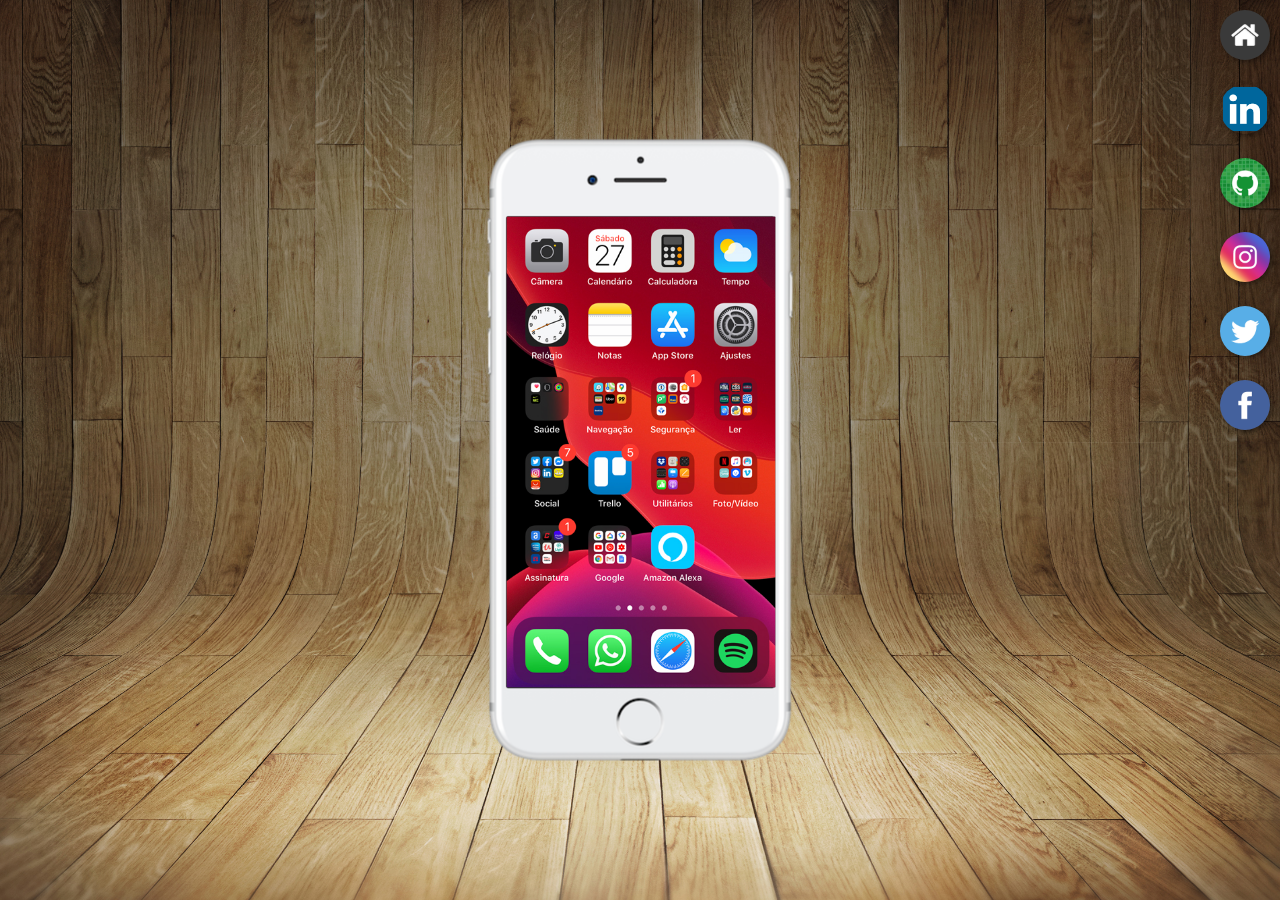
<file: index.html>
<!DOCTYPE html>
<html lang="pt-br">
<head>
    <meta charset="UTF-8">
    <meta http-equiv="X-UA-Compatible" content="IE=edge">
    <meta name="viewport" content="width=device-width, initial-scale=1.0">
    <title>Projeto Redes Sociais</title>
    <link rel="stylesheet" href="estilos/style.css">
    <link rel="shortcut icon" href="imagens/favicon.ico" type="image/x-icon">
</head>
<body>
    <main>
        <section id="telefone">
            <iframe src="home.html" name="tela" id="tela" frameborder="0"></iframe>
        </section>
        <section id="redes">
            <a href="home.html" target="tela"><img src="imagens/logo-home.jpg" alt="home"></a><br>
            <a href="linkedin.html" target="tela"><img src="imagens/logo-linkedin-icon-1536.png" alt="In"></a><br>
            <a href="github.html" target="tela"><img src="imagens/logo-github.jpg" alt="github"></a><br>
            <a href="insta.html" target="tela"><img src="imagens/logo-instagram.jpg" alt="insta"></a><br>
            <a href="twitter.html" target="tela"><img src="imagens/logo-twitter.jpg" alt="tt"></a><br>
            <a href="fb.html" target="tela"><img src="imagens/logo-facebook.jpg" alt="FB"></a>
        </section>
    </main>
</body>
</html>
</file>
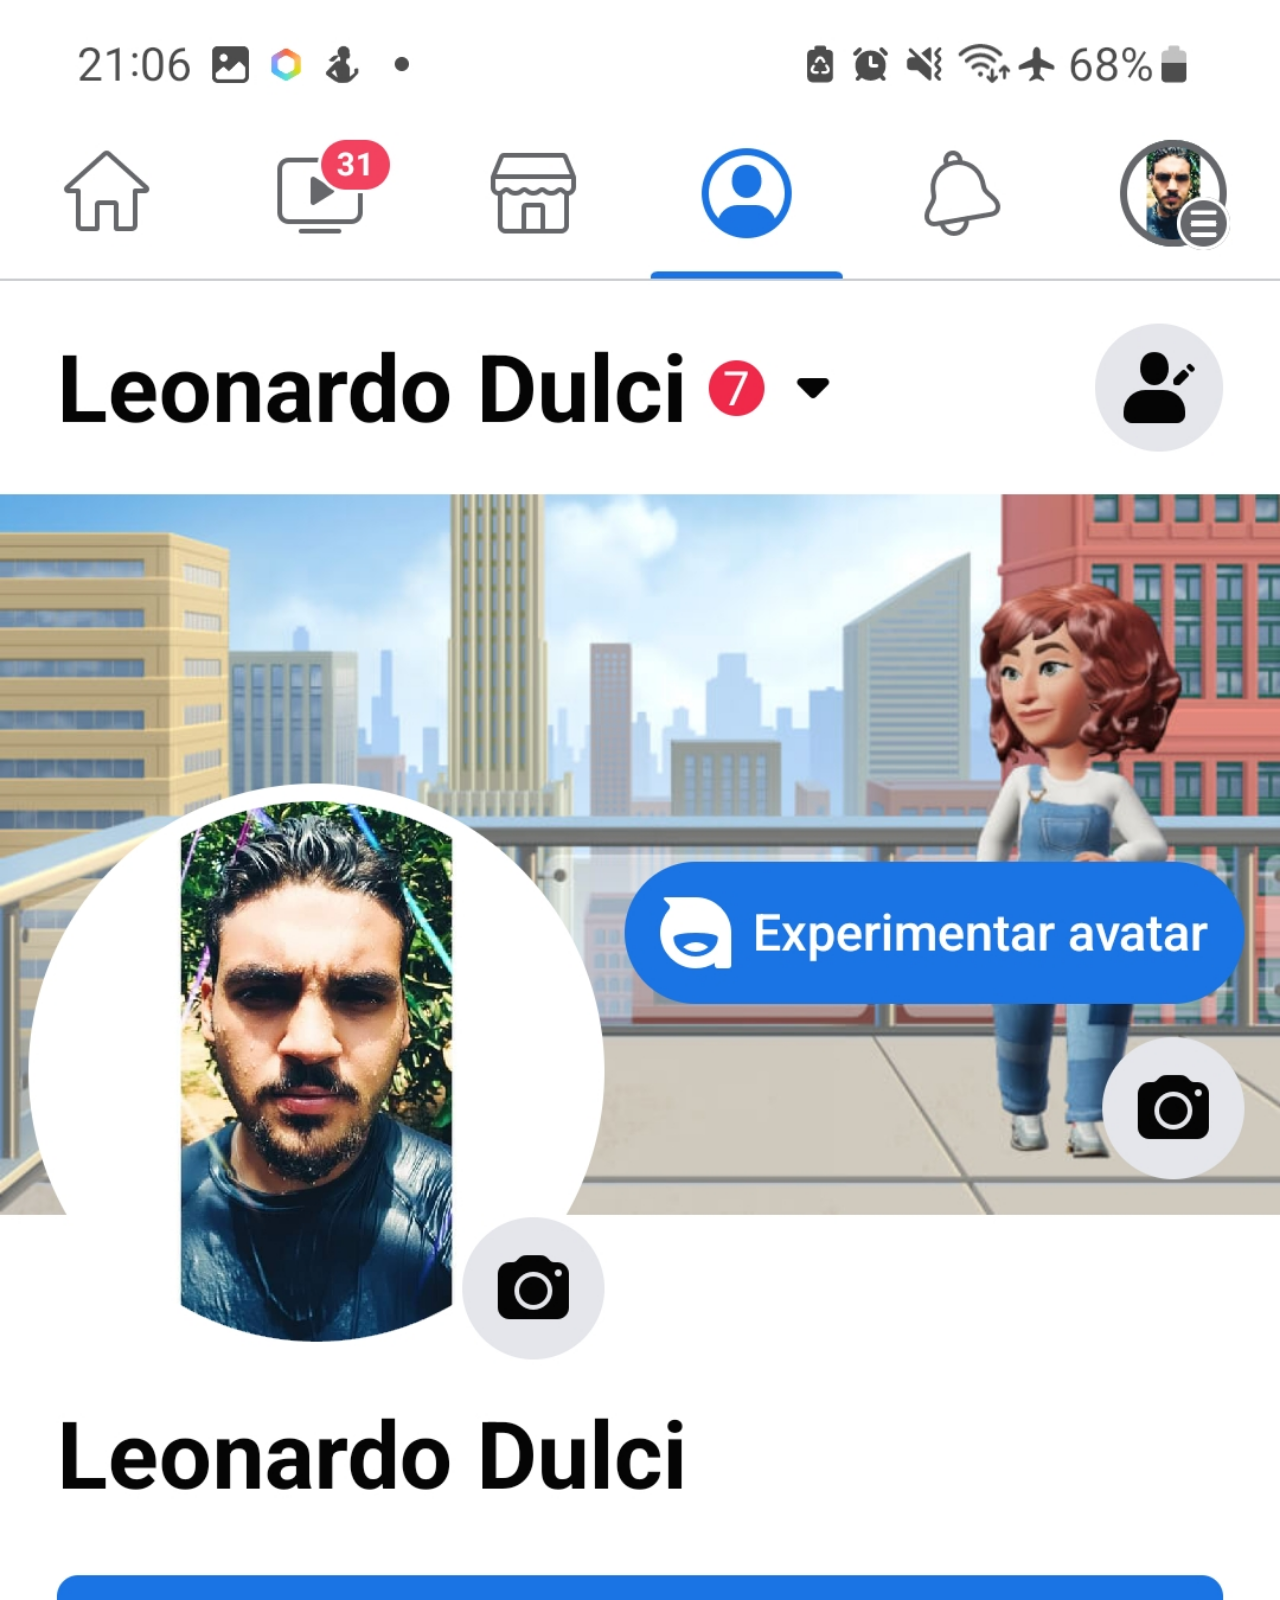
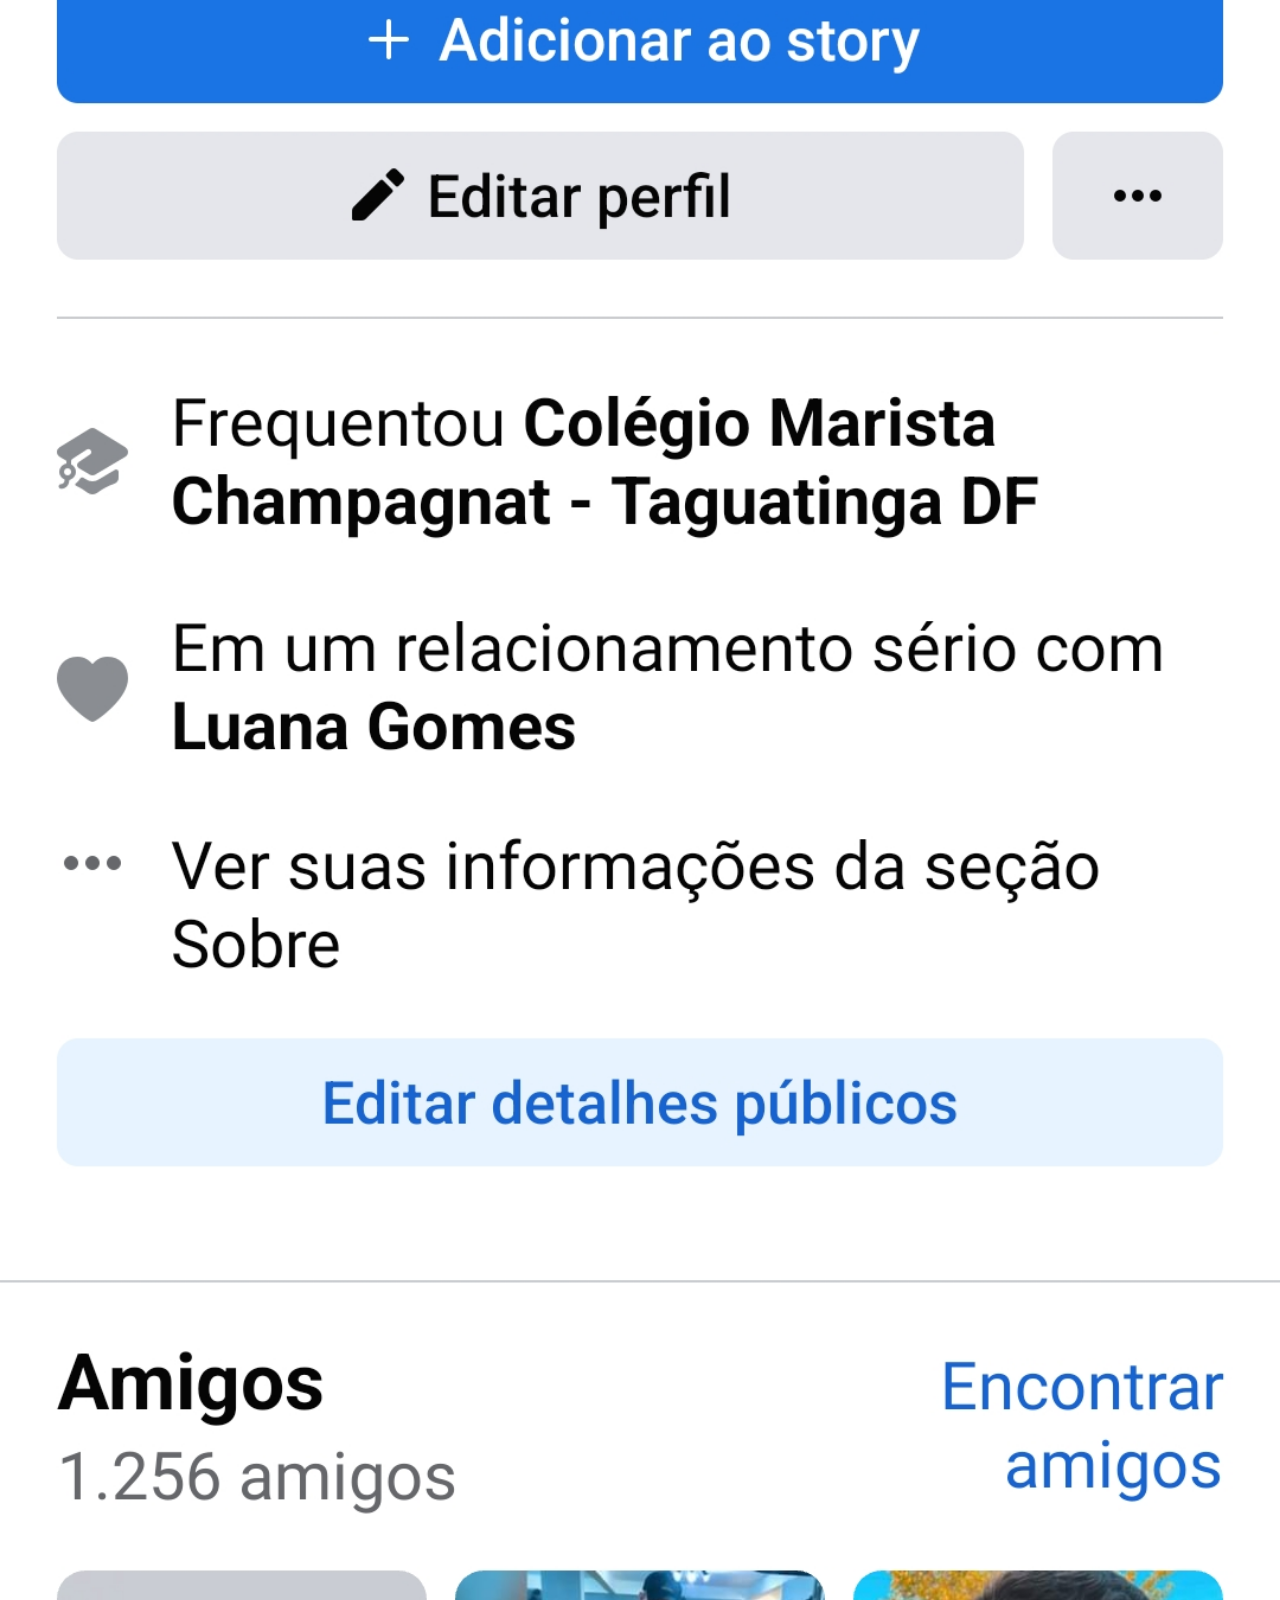
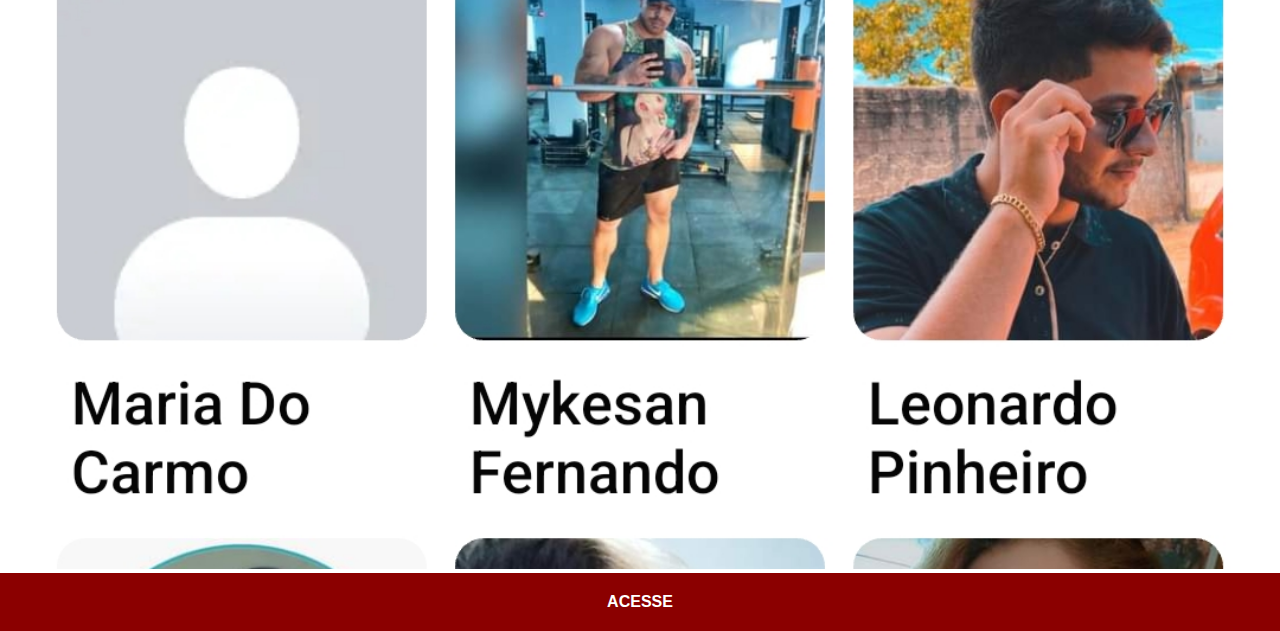
<file: fb.html>
<!DOCTYPE html>
<html lang="pt-br">
<head>
    <meta charset="UTF-8">
    <meta http-equiv="X-UA-Compatible" content="IE=edge">
    <meta name="viewport" content="width=device-width, initial-scale=1.0">
    <title>facebook</title>
    <link rel="stylesheet" href="estilos/social.css">
</head>
<body>
    <img src="imagens/Screenshot_20230406_210625_Facebook.jpg" alt="fb"><a href="https://www.facebook.com/leonardo.dulci" target="_blank">ACESSE</a>
</body>
</html>
</file>
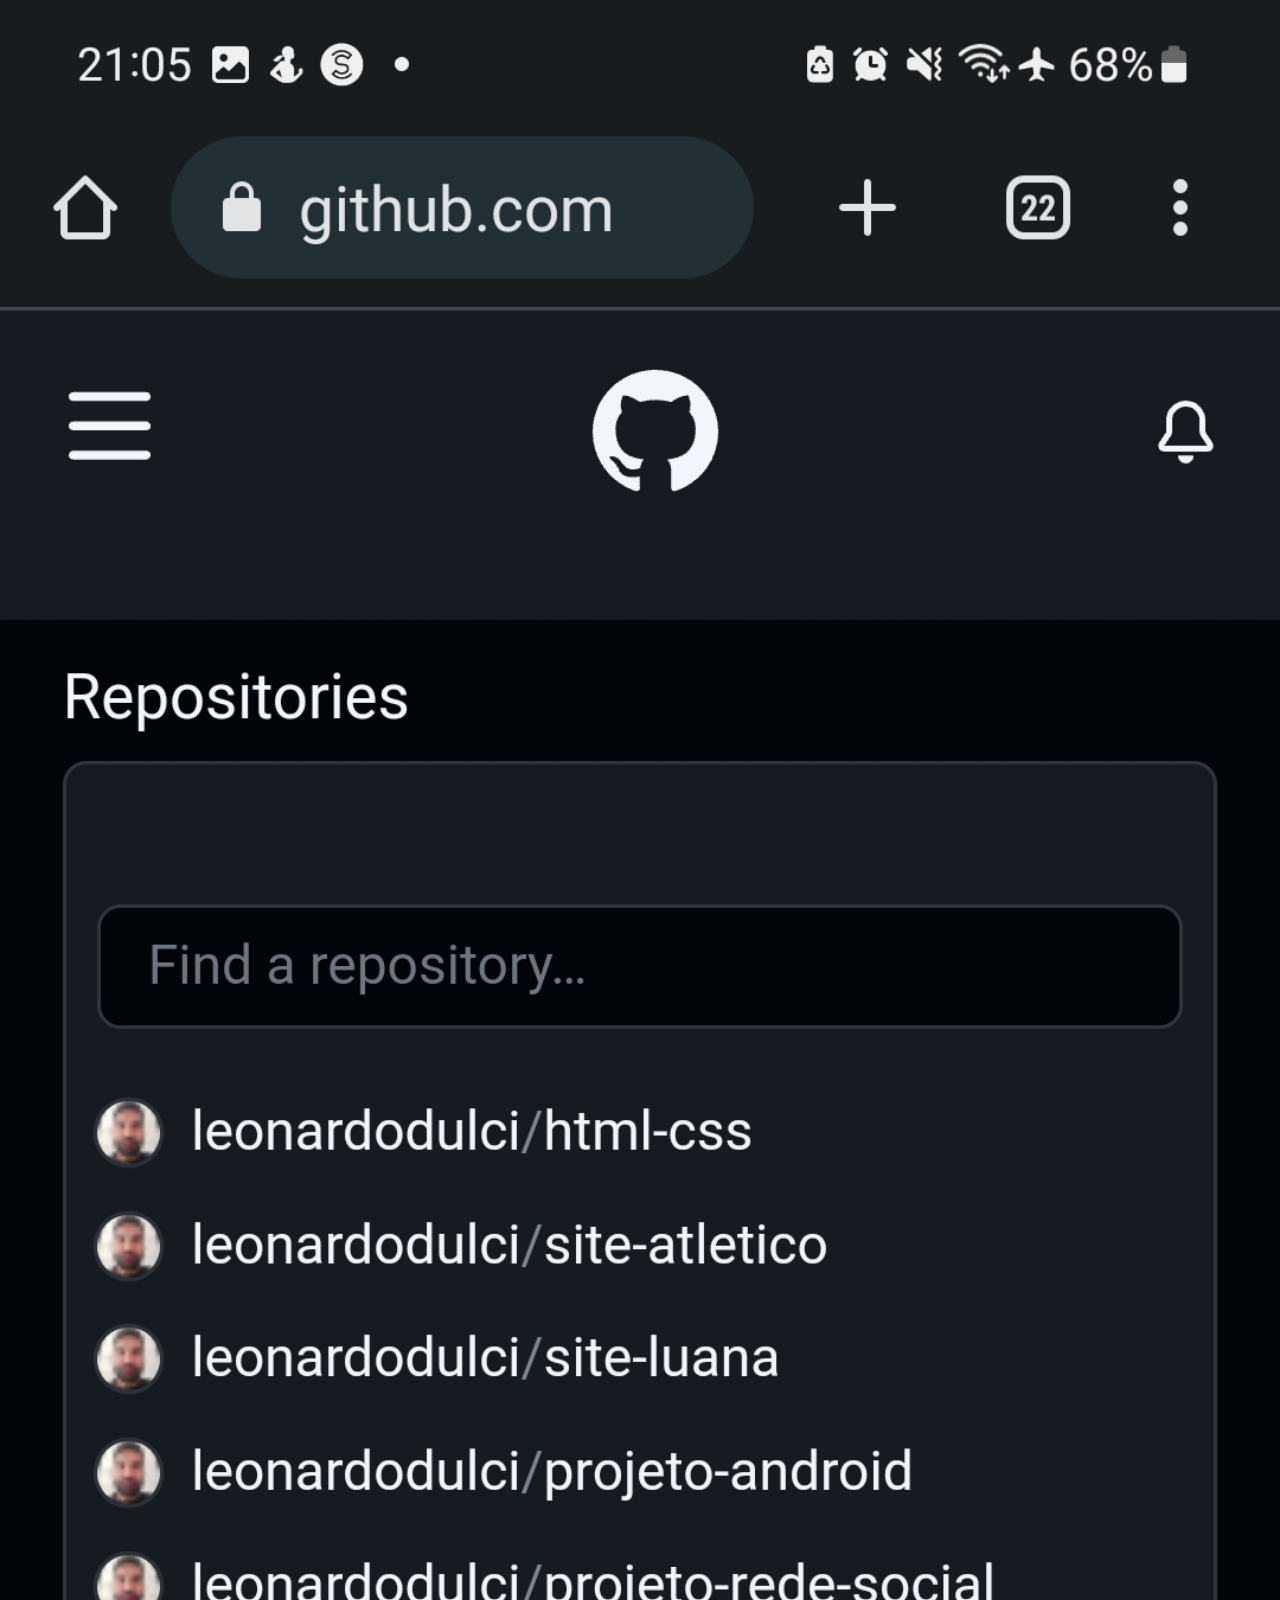
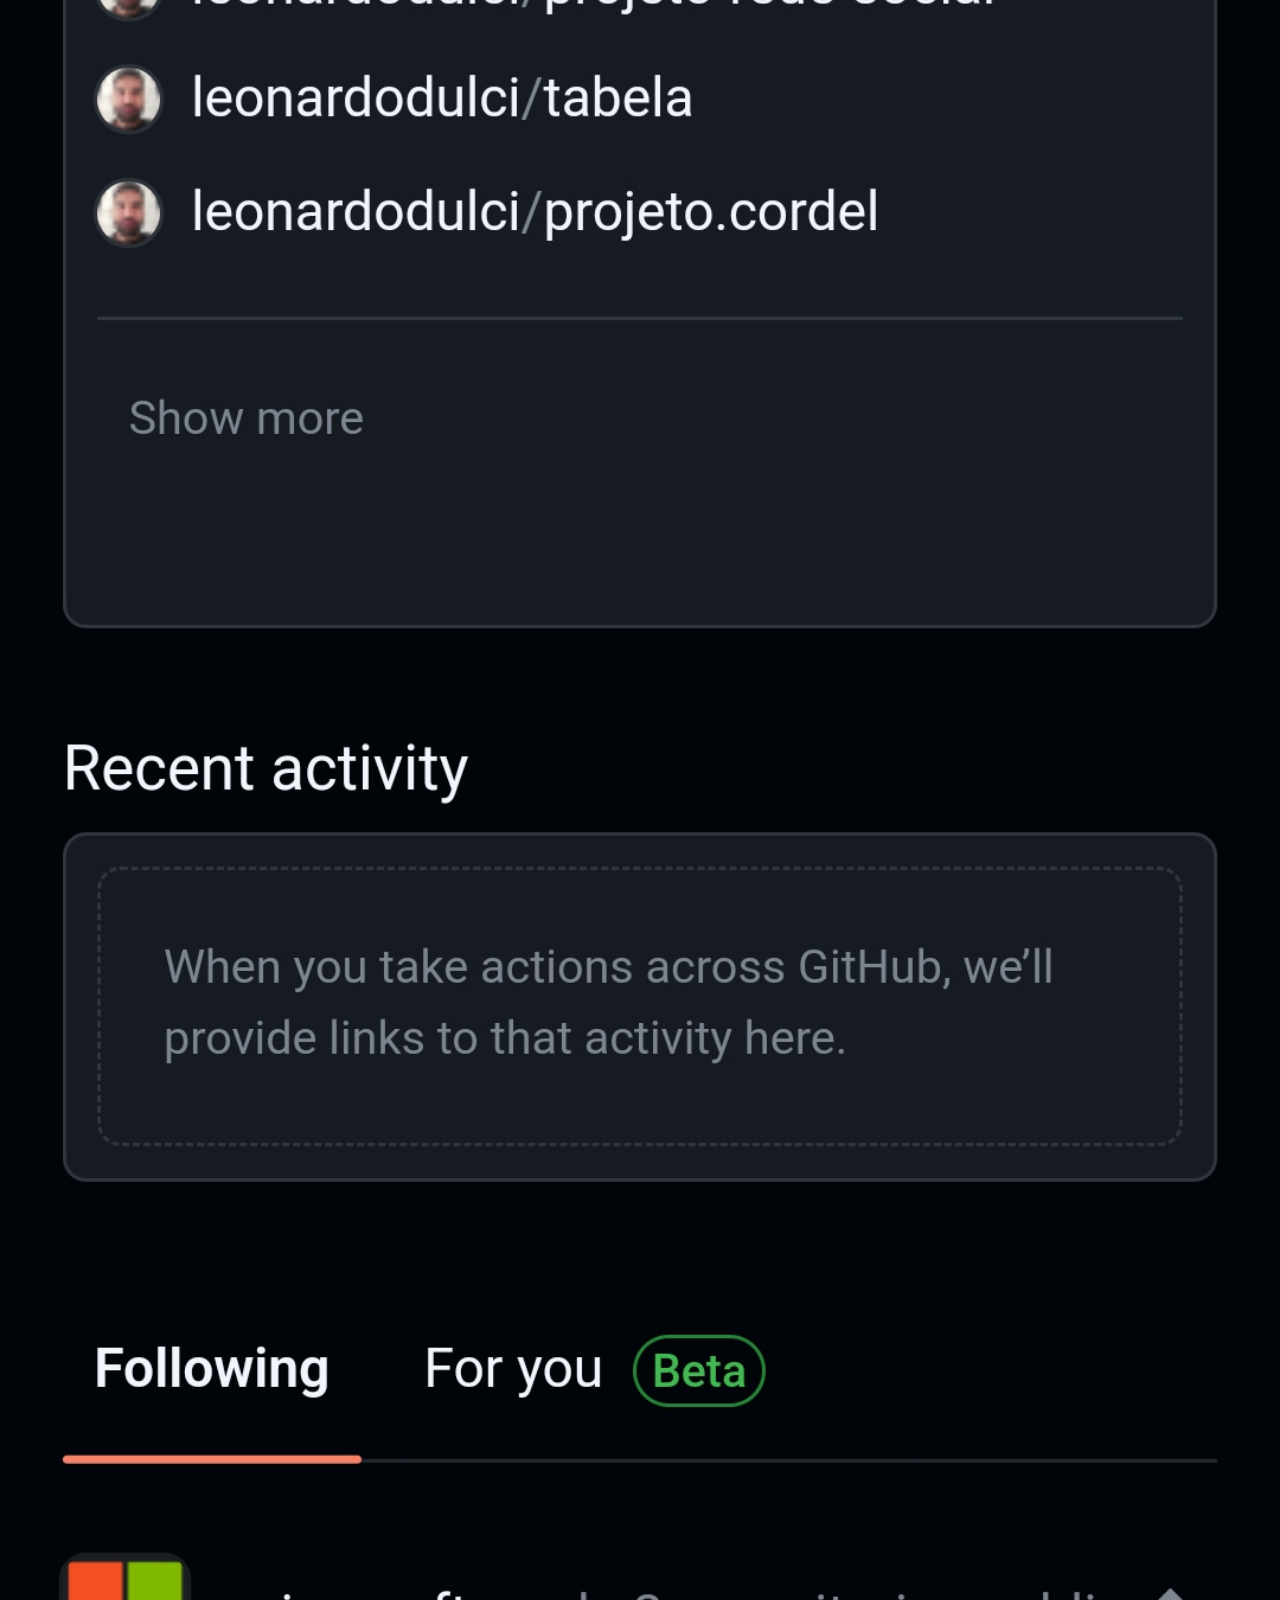
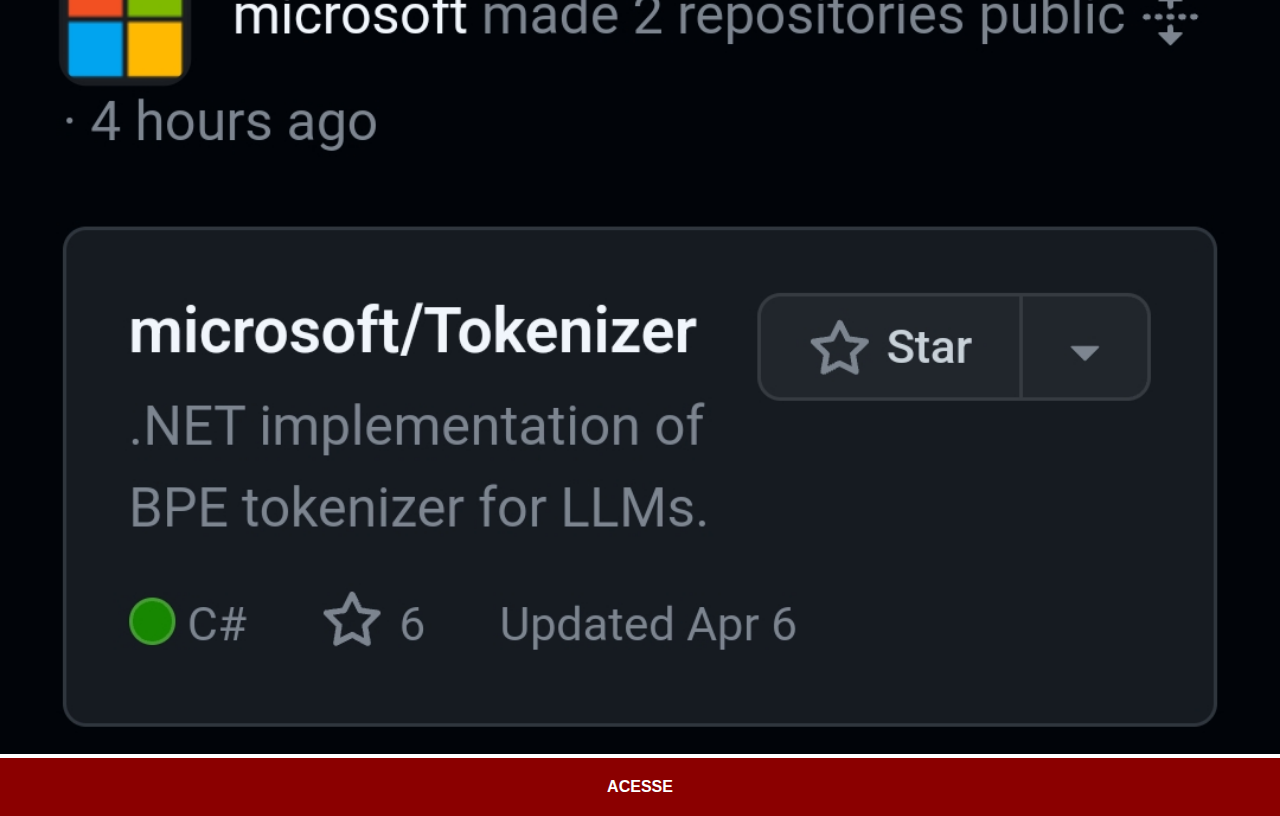
<file: github.html>
<!DOCTYPE html>
<html lang="pt-br">
<head>
    <meta charset="UTF-8">
    <meta http-equiv="X-UA-Compatible" content="IE=edge">
    <meta name="viewport" content="width=device-width, initial-scale=1.0">
    <title>github</title>
    <link rel="stylesheet" href="estilos/social.css">
</head>
<body>
    <img src="imagens/Screenshot_20230406_210524_Chrome.jpg" alt="github"><a href="https://github.com/leonardodulci/" target="_blank">ACESSE</a>
</body>
</html>
</file>
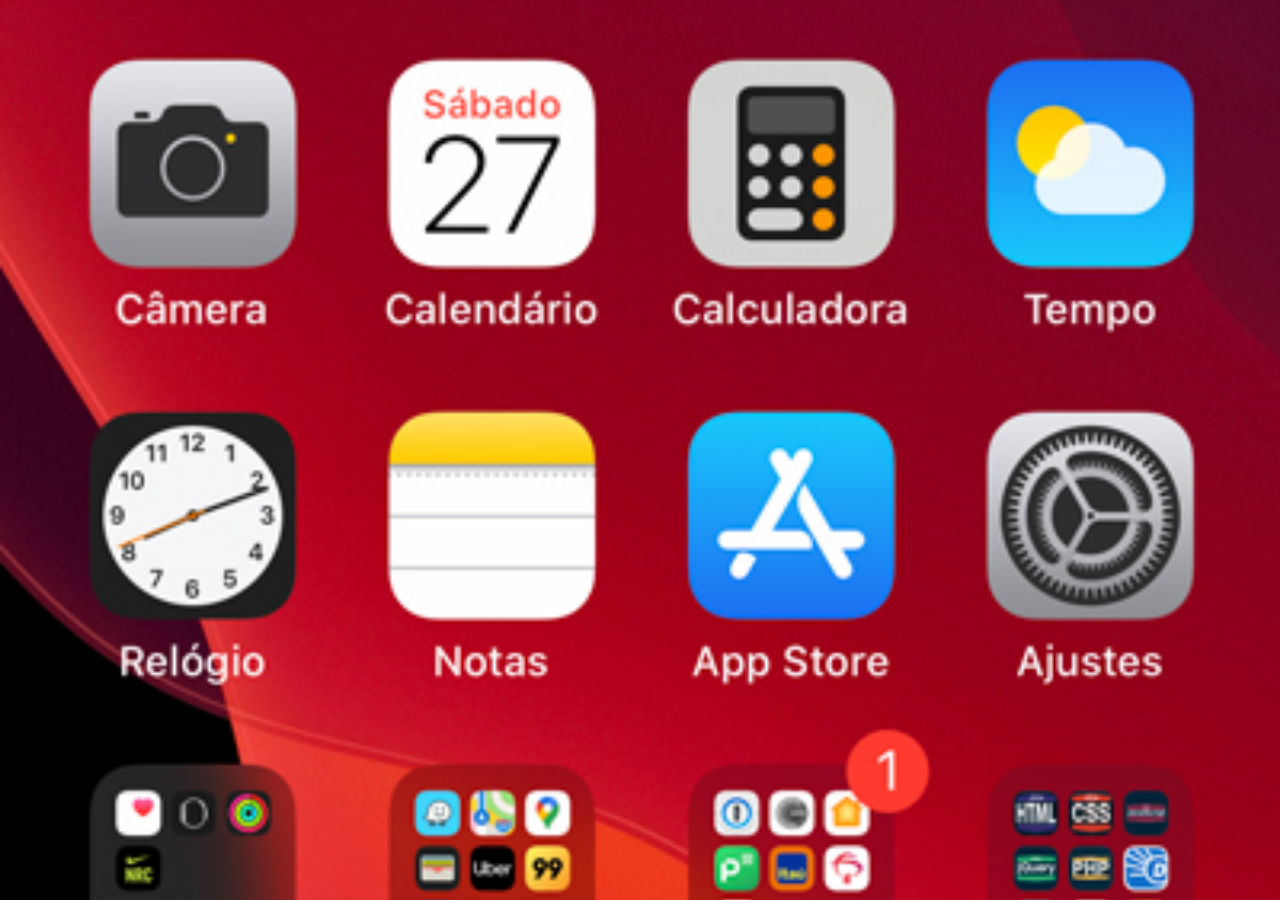
<file: home.html>
<!DOCTYPE html>
<html lang="pt-br">
<head>
    <meta charset="UTF-8">
    <meta http-equiv="X-UA-Compatible" content="IE=edge">
    <meta name="viewport" content="width=device-width, initial-scale=1.0">
    <title>home</title>
    <style>
        *{
            margin: 0px;
            padding: 0px;

        }
        body{
            width: 100vw;
            height: 100vh;
            background: black url('imagens/tela-home.jpg') no-repeat top center;
            background-size: cover;
        }

    </style>
</head>
<body>
    
</body>
</html>
</file>
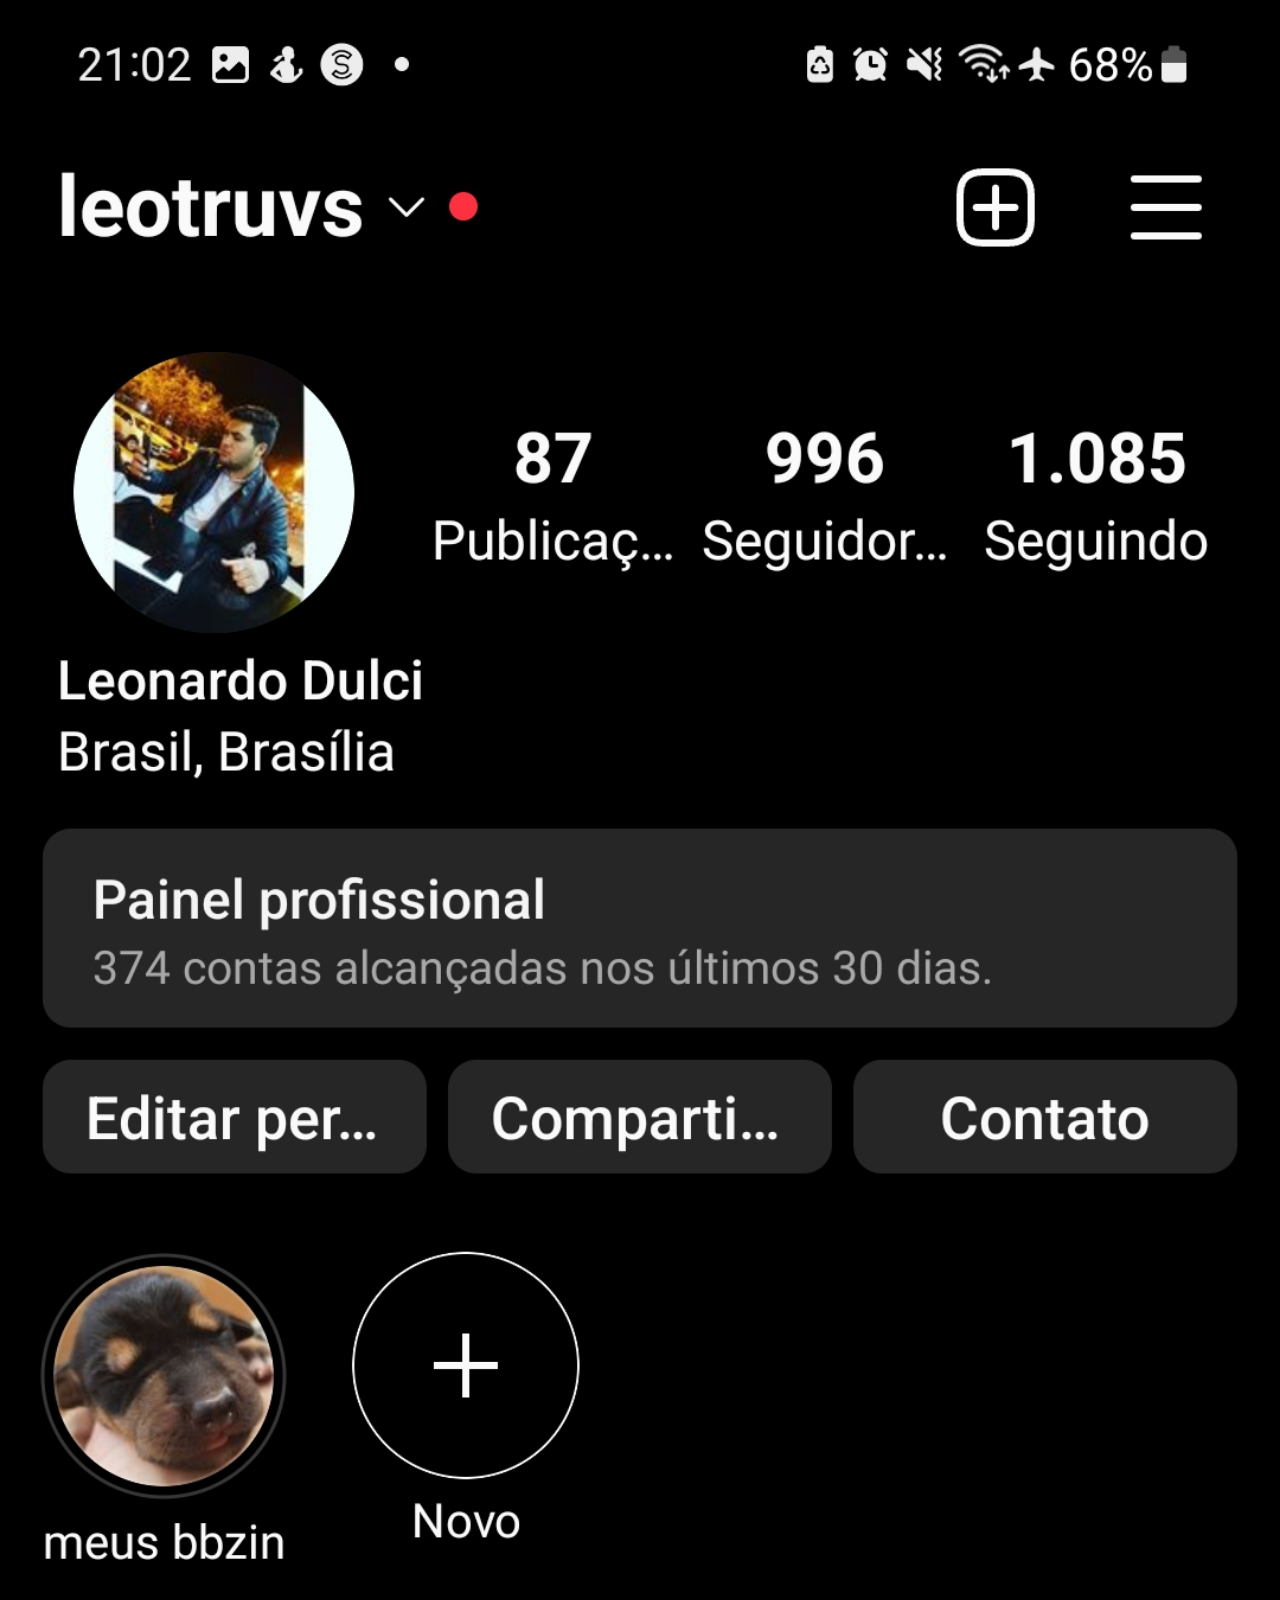
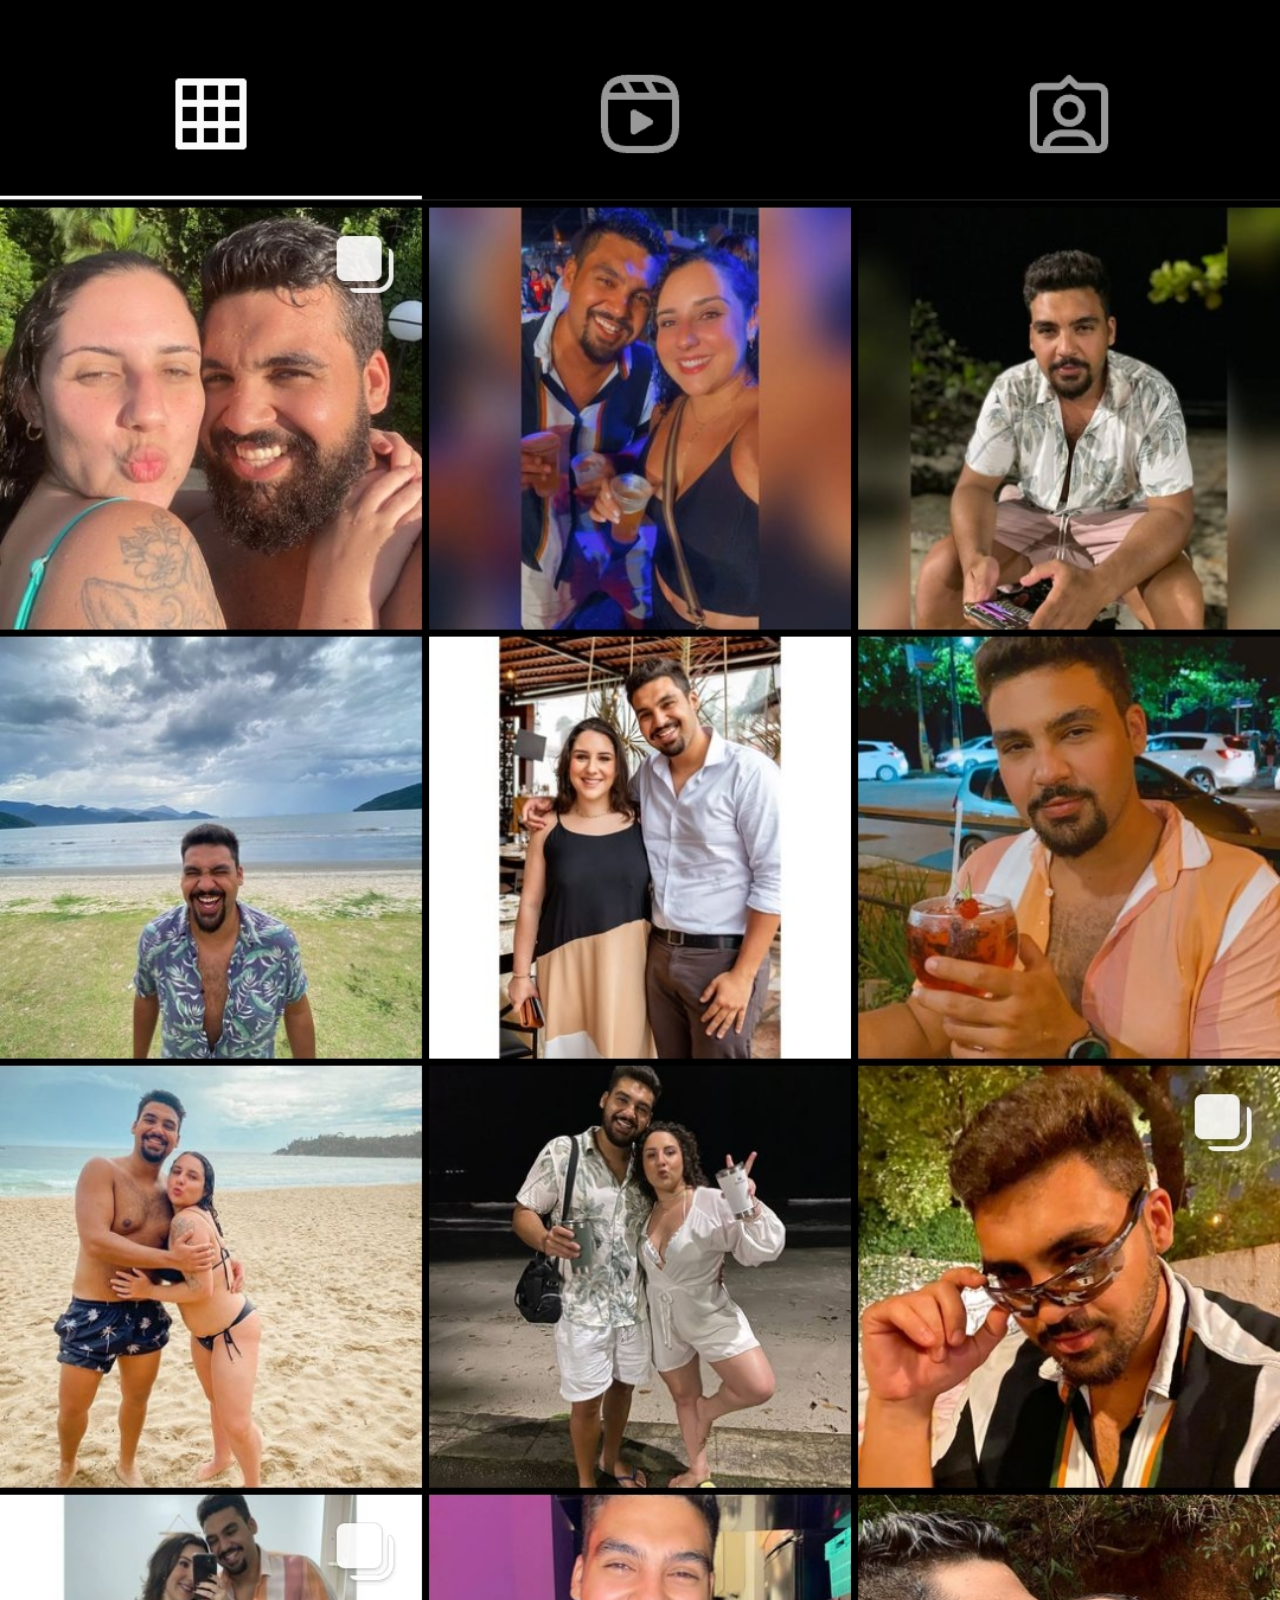
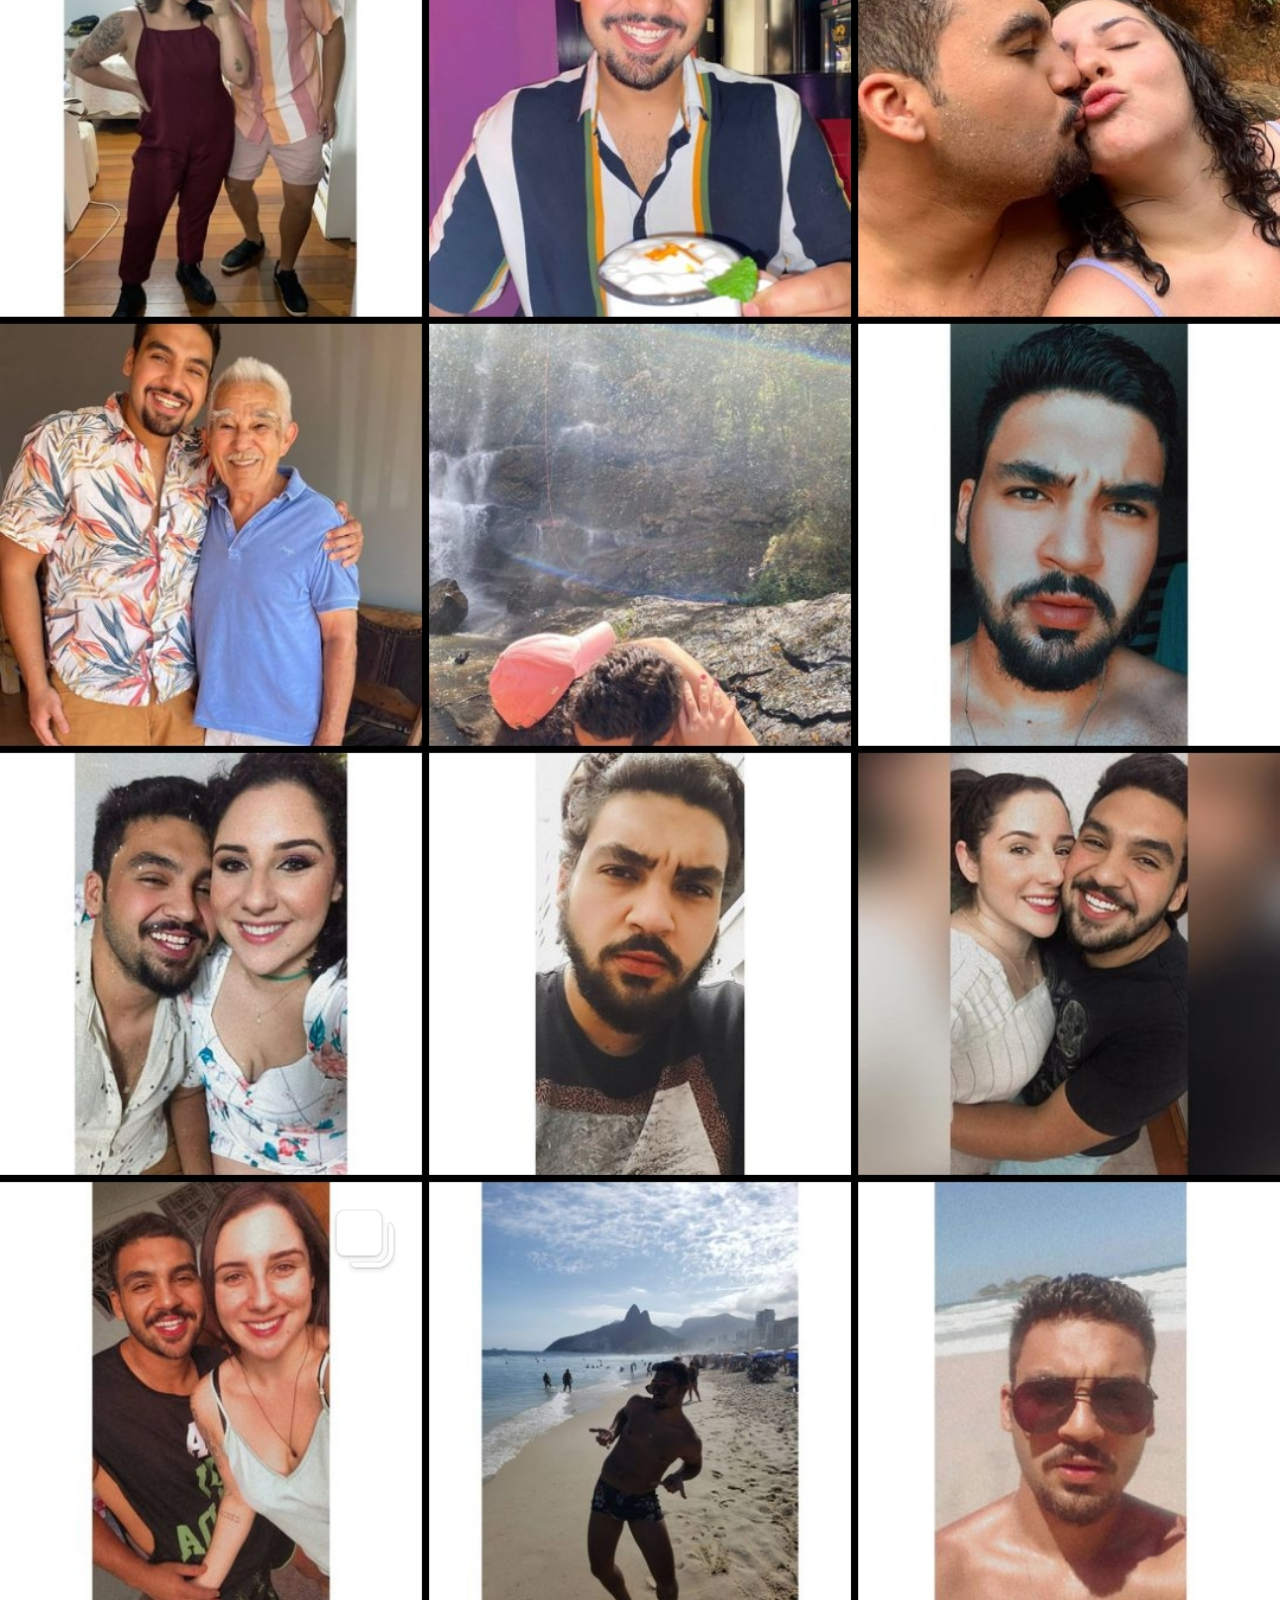
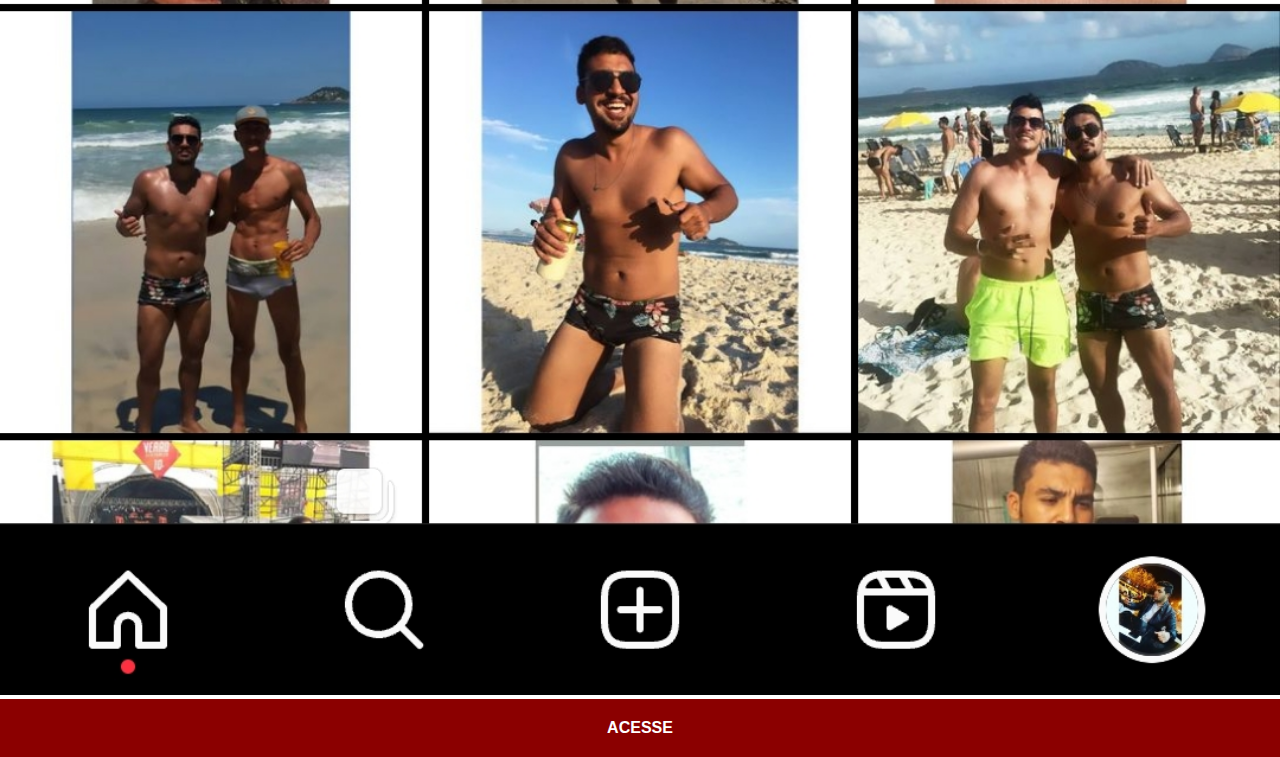
<file: insta.html>
<!DOCTYPE html>
<html lang="pt-br">
<head>
    <meta charset="UTF-8">
    <meta http-equiv="X-UA-Compatible" content="IE=edge">
    <meta name="viewport" content="width=device-width, initial-scale=1.0">
    <title>instagram</title>
    <link rel="stylesheet" href="estilos/social.css">
</head>
<body>
    <img src="imagens/Screenshot_20230406_210233_Instagram.jpg" alt="insta"><a href="https://www.instagram.com/leotruvs" target="_blank">ACESSE</a>
</body>
</html>
</file>
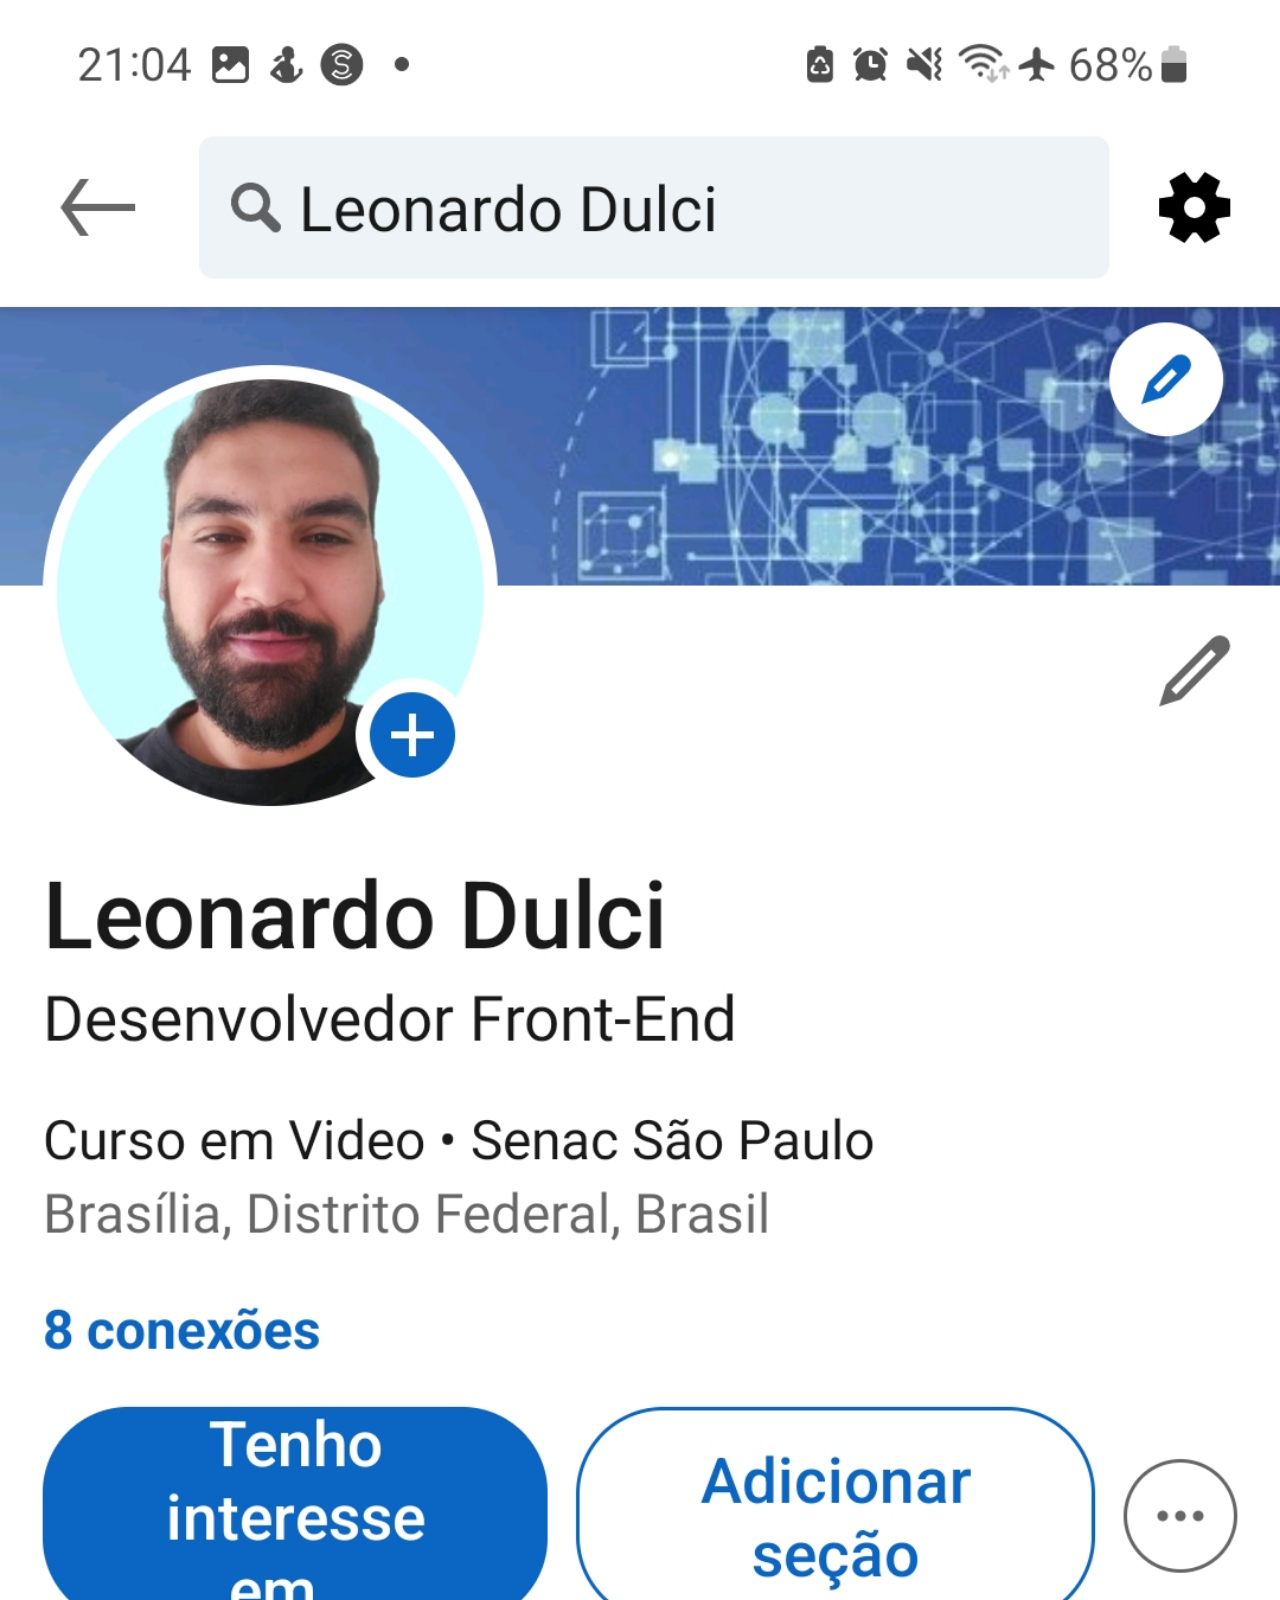
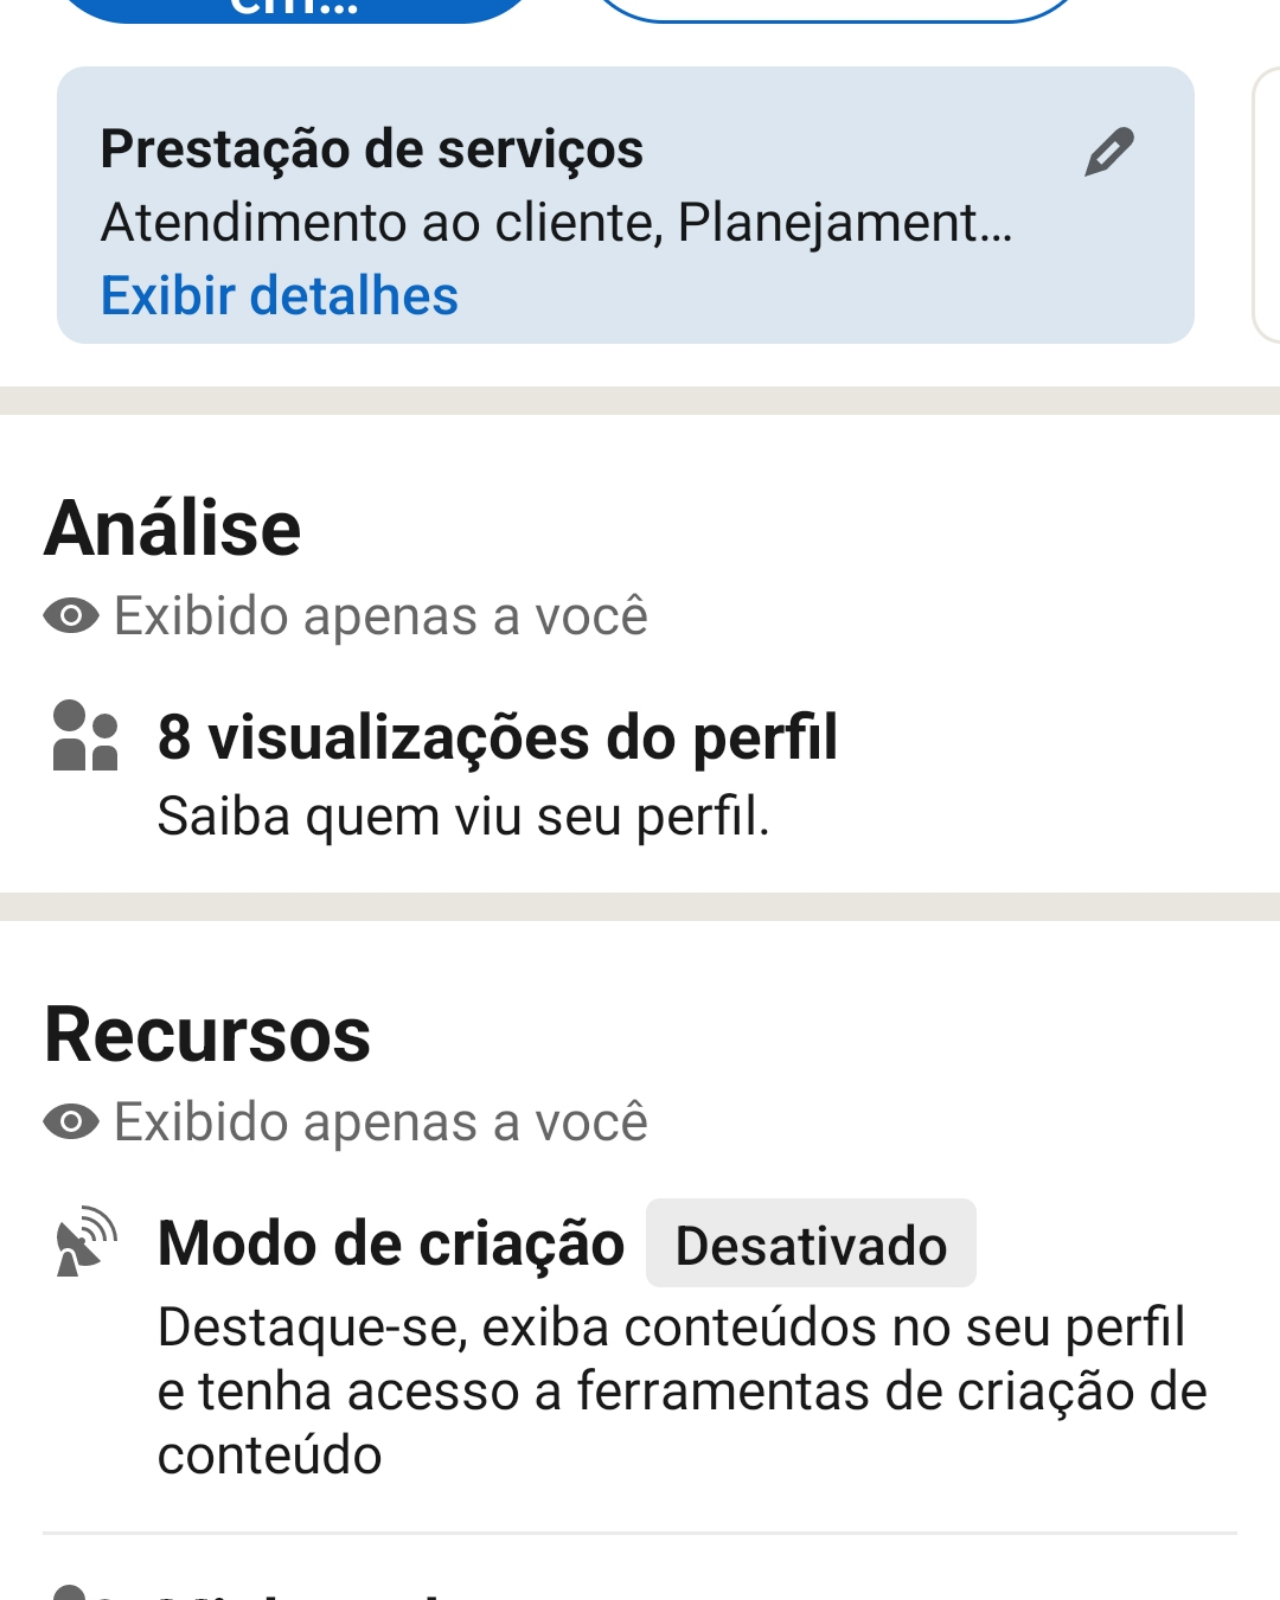
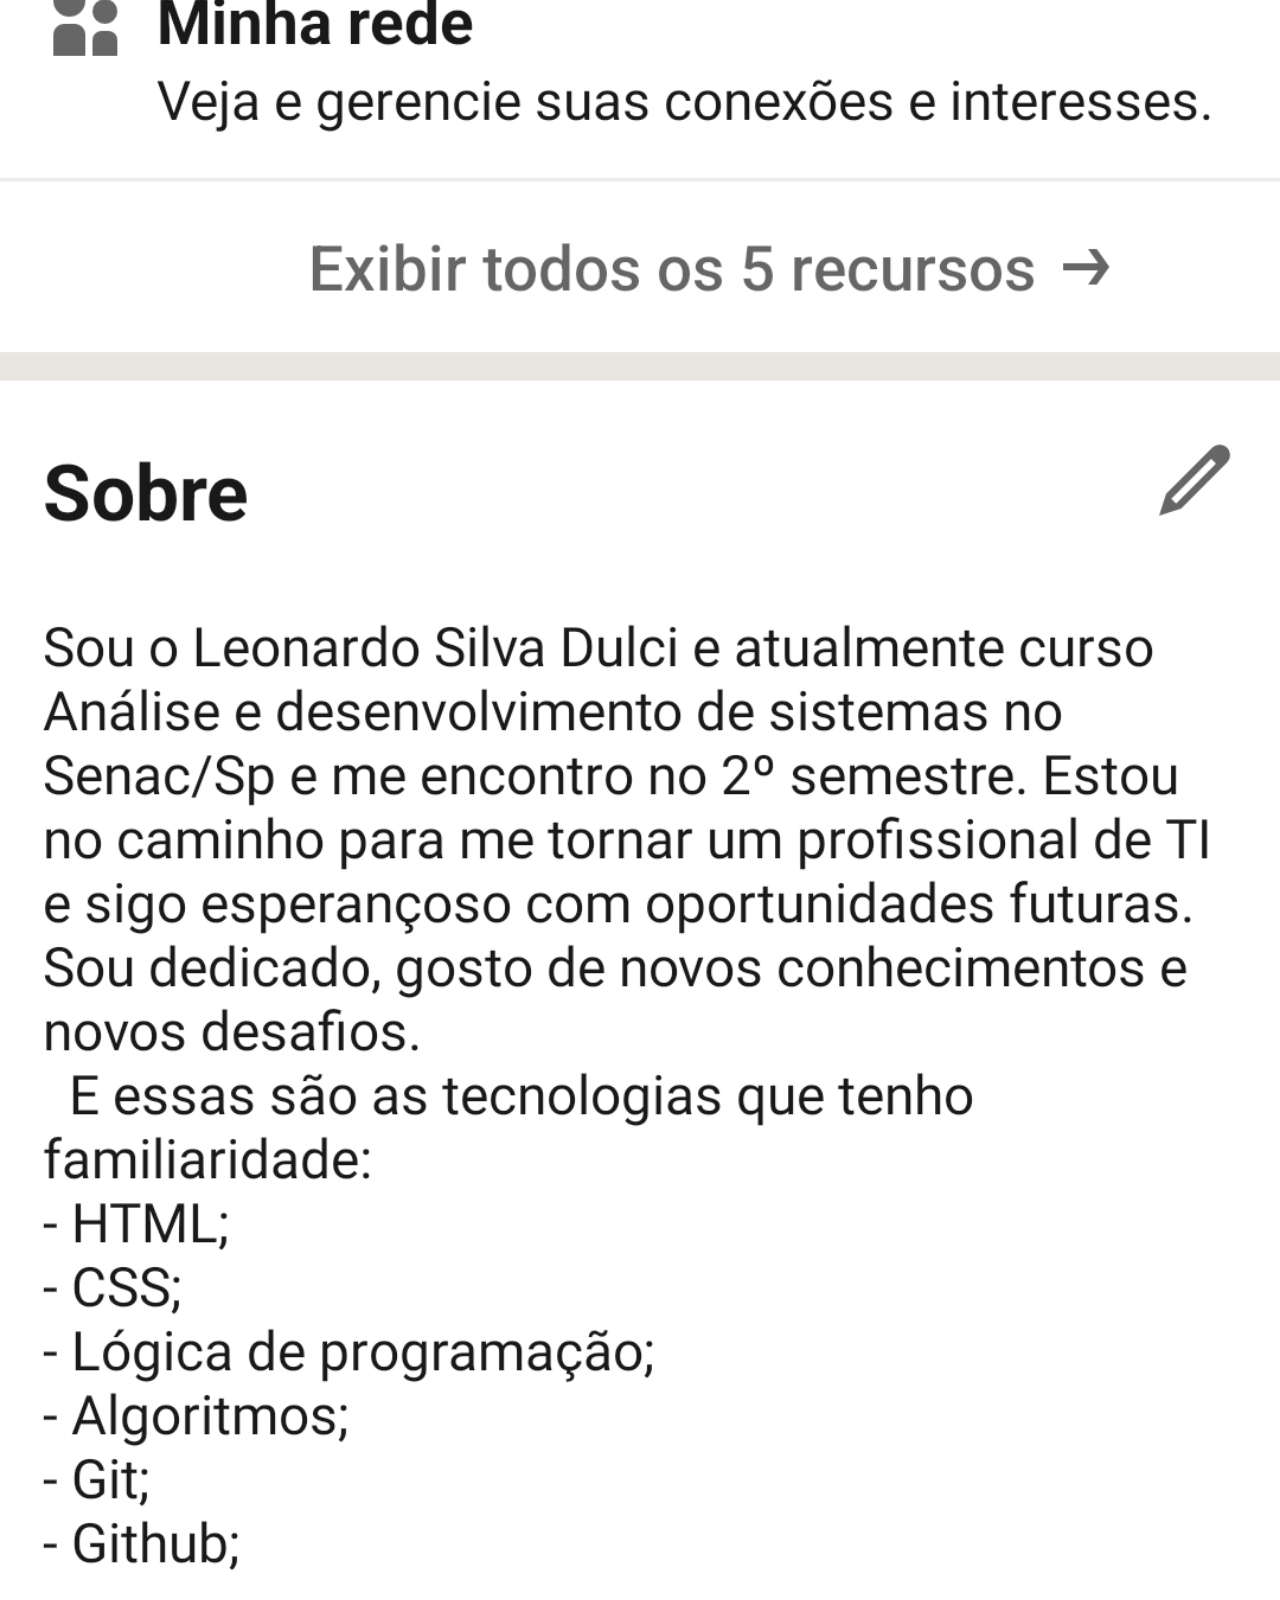
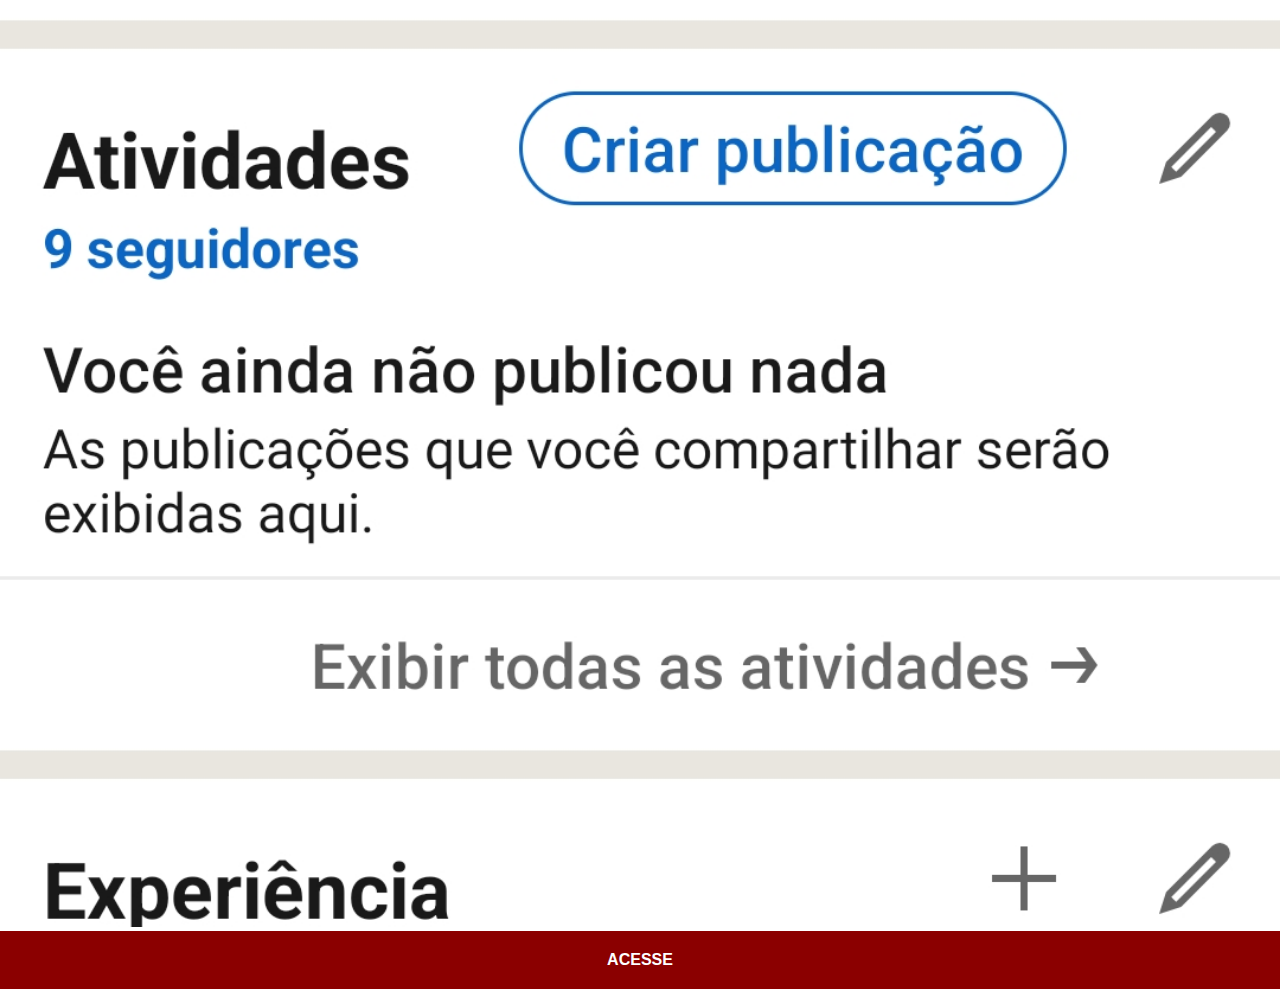
<file: linkedin.html>
<!DOCTYPE html>
<html lang="pt-br">
<head>
    <meta charset="UTF-8">
    <meta http-equiv="X-UA-Compatible" content="IE=edge">
    <meta name="viewport" content="width=device-width, initial-scale=1.0">
    <link rel="stylesheet" href="/estilos/social.css">
    <title>Document</title>
    <style>
        *{
            margin: 0px;
            padding: 0px;
            font-family: Arial, Helvetica, sans-serif;
        }
        ::-webkit-scrollbar{
            width: 0px;
            height: 0px;
        }
        img{
            width: 100vw;
        }
        a{
            display: block;
            background-color: darkred;
            color: white;
            padding: 20px;
            text-align: center;
            font-weight: bold;
            text-decoration: none;
        }
        a:hover{
            background-color: red;
        }
    </style>
</head>
<body>
    <img src="imagens/Screenshot_20230406_210427_LinkedIn.jpg" alt="yt"><a href="https://www.linkedin.com/in/leonardodulci/" target="_blank">ACESSE</a>
</body>
</html>
</file>
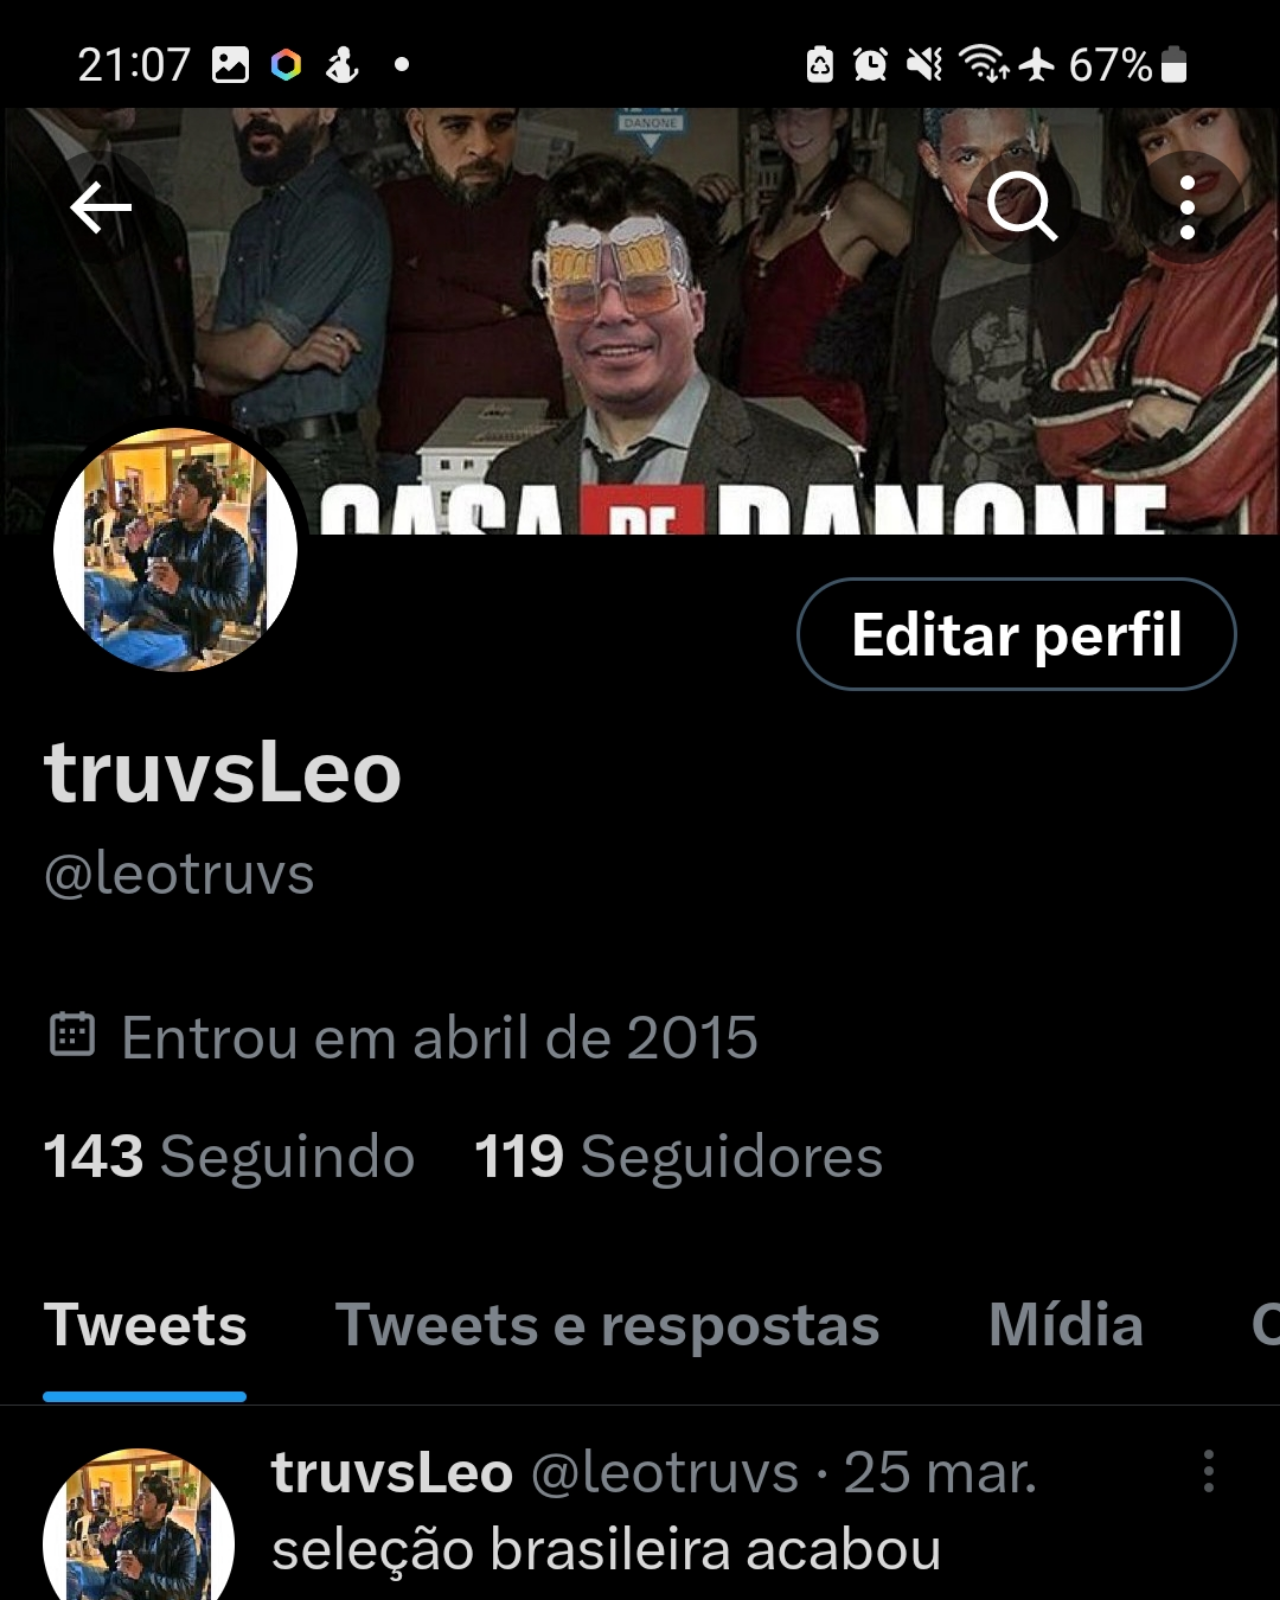
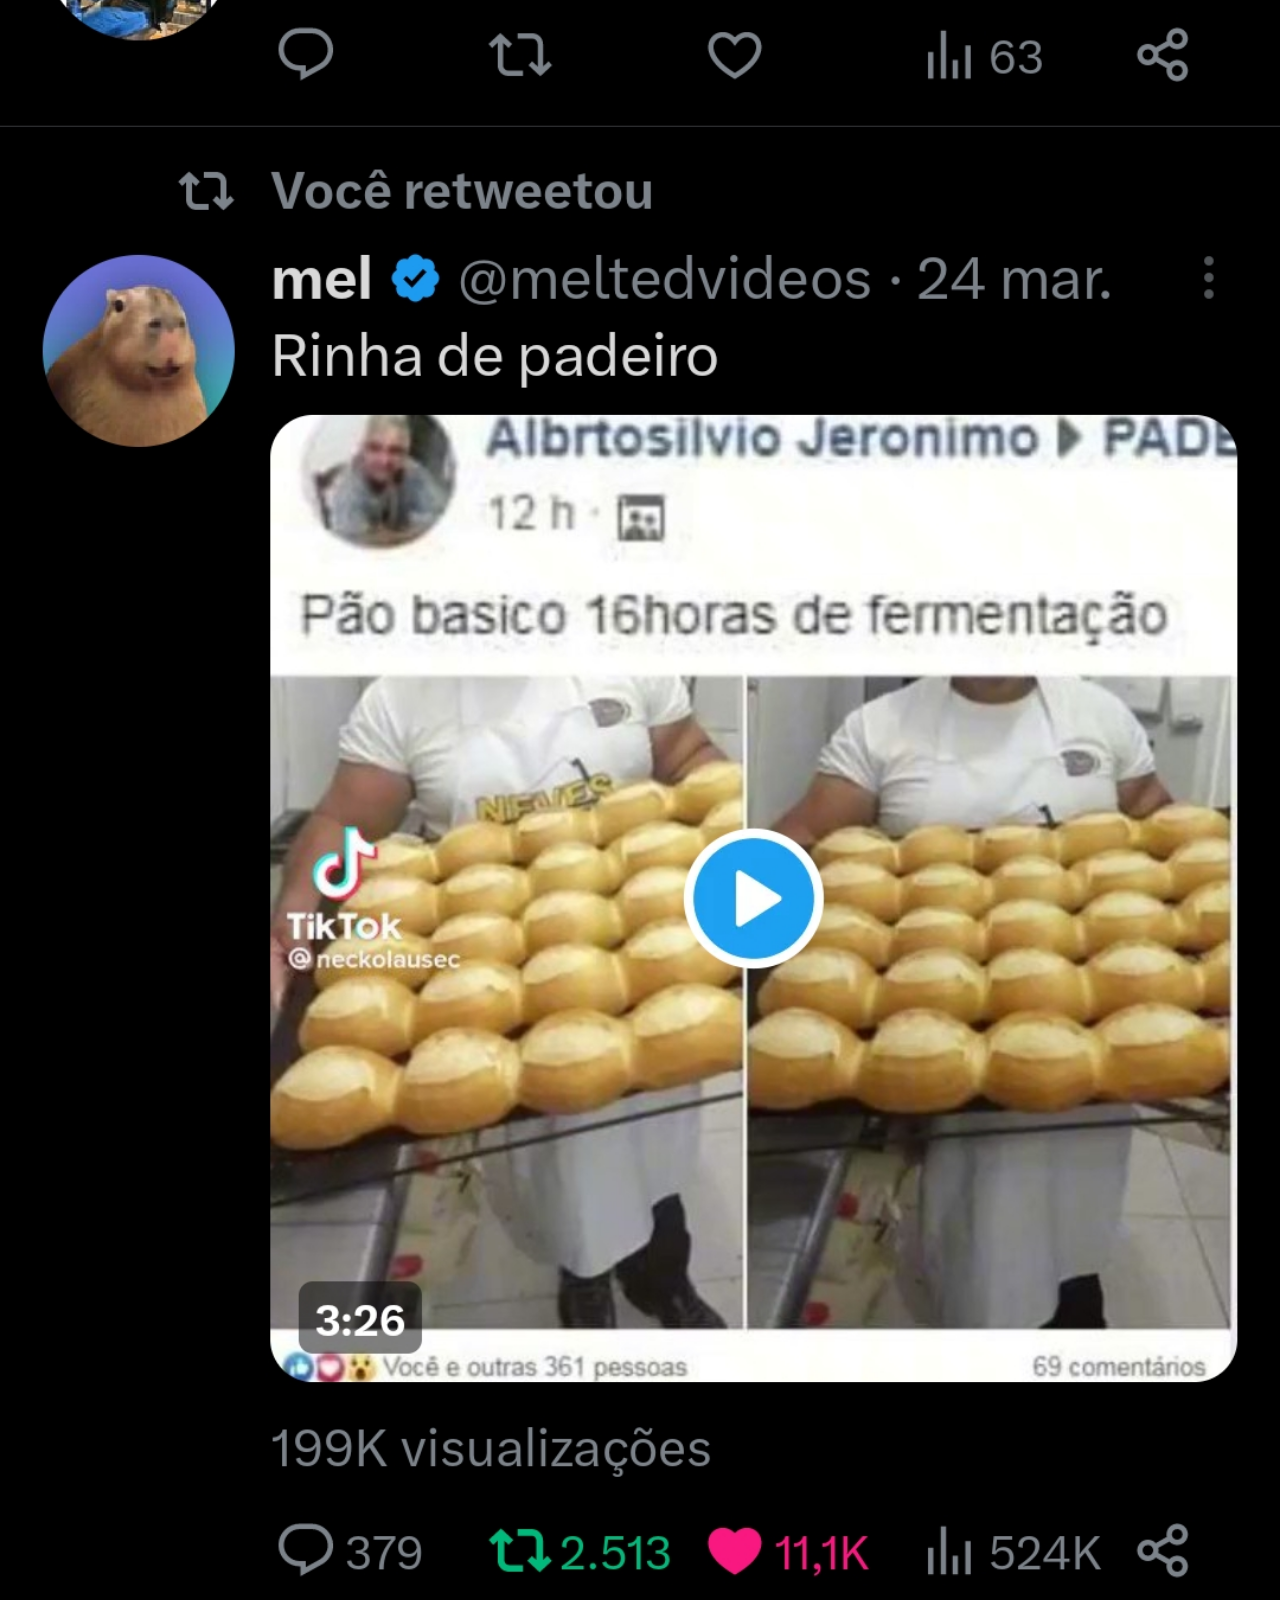
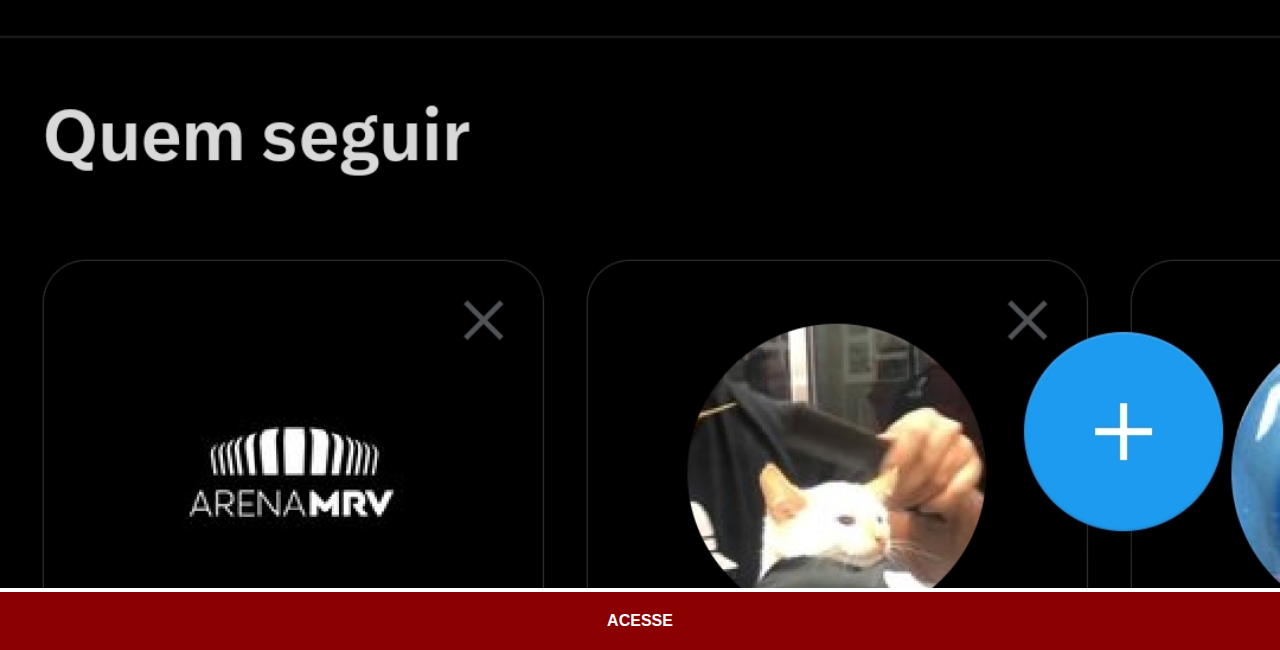
<file: twitter.html>
<!DOCTYPE html>
<html lang="pt-br">
<head>
    <meta charset="UTF-8">
    <meta http-equiv="X-UA-Compatible" content="IE=edge">
    <meta name="viewport" content="width=device-width, initial-scale=1.0">
    <title>twitter</title>
    <link rel="stylesheet" href="estilos/social.css">
</head>
<body>
    <img src="imagens/Screenshot_20230406_210713_Twitter.jpg" alt="tt"><a href="https:twitter.com/leotruvs" target="_blank">ACESSE</a>
</body>
</html>
</file>
<file: estilos/style.css>
@charset "UTF-8";

*{
    margin: 0px;
    padding: 0px;
    font-family: Arial, Helvetica, sans-serif;
}

html, body{
    height: 100vh;
    width: 100vw;
    background-color: black;
}
body{
    background: url('../imagens/fundo-madeira.jpg') no-repeat top center;
    background-size: cover;
    background-attachment: fixed;
}
main{
    position: relative;
    height: 100vh;

}
section#telefone{
    position: absolute;
    top: 50%;
    left: 50%;
    transform: translate(-50%, -50%);

    width: 311px;
    height: 627px;
    
    background:  url('../imagens/frame-iphone.png') no-repeat;
}

iframe#tela{
    position: relative;
    top: 80px;
    left: 22px;
    width: 269px;
    height: 471px;
}

section#redes img{
    width: 50px;
    margin: 10px;
    border-radius: 50%;
    box-shadow: 2px 2px 5px rgba(0, 0, 0, 0.411);
    box-sizing: border-box;
}
section#redes{
    text-align: right;
}
section#redes  img:hover{
    border: 2px solid rgba(255, 255, 255, 0.575);
    transform: translate(-3px , -3px);
    box-shadow: 5px 5px 10px rgba(0, 0, 0, 0.603);
    transition:  0.5s, border 1s;
}
</file>
<file: estilos/social.css>
@charset "UTF-8";

*{
    margin: 0px;
    padding: 0px;
    font-family: Arial, Helvetica, sans-serif;
}
::-webkit-scrollbar{
    width: 0px;
    height: 0px;
}
img{
    width: 100vw;
}
a{
    display: block;
    background-color: darkred;
    color: white;
    padding: 20px;
    text-align: center;
    font-weight: bold;
    text-decoration: none;
}
a:hover{
    background-color: red;
}
</file>
